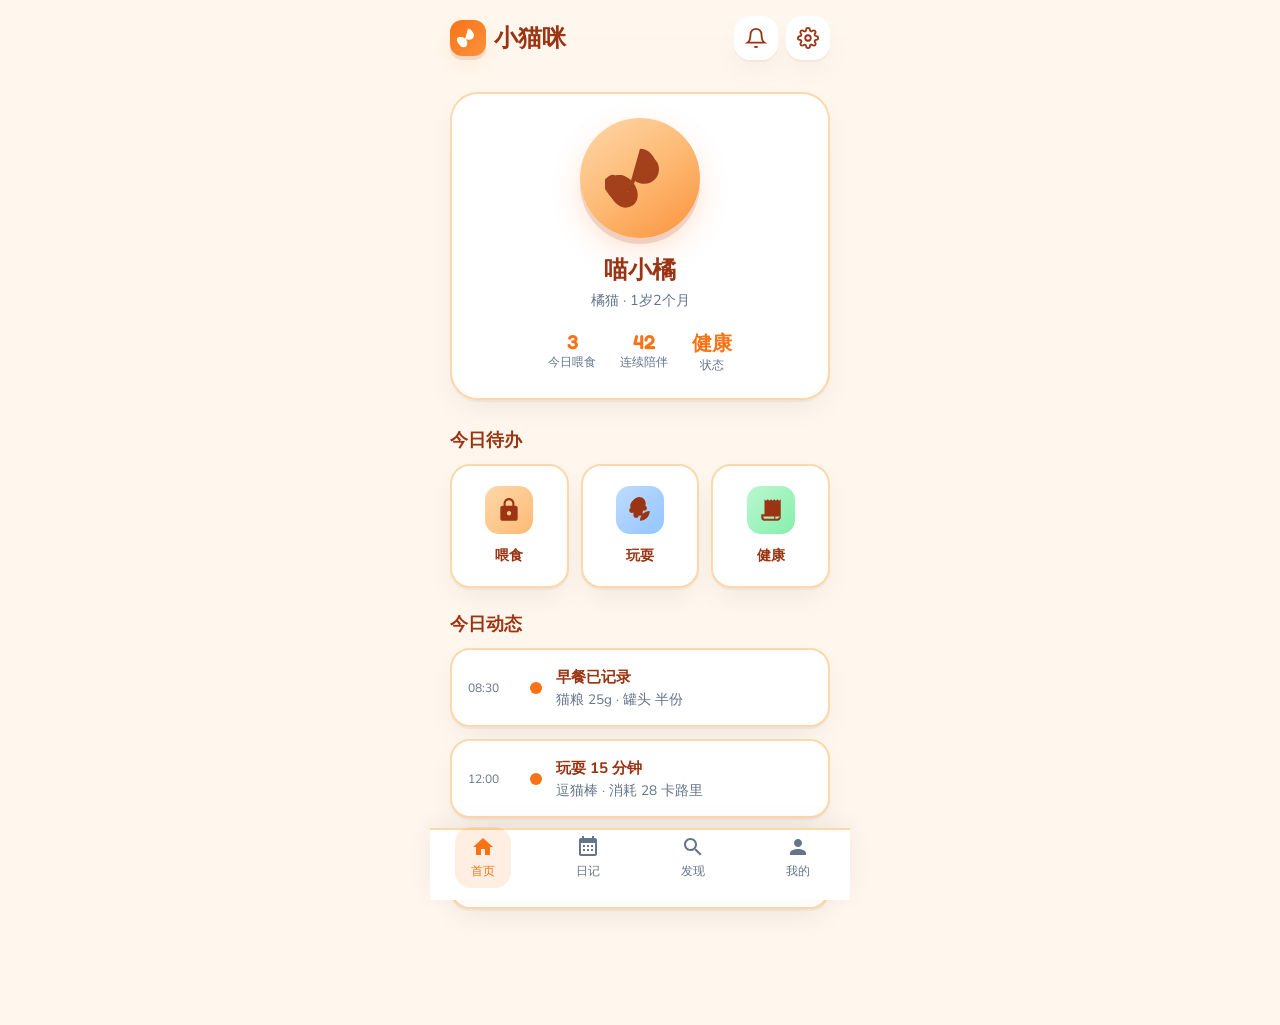
<file: skills/ux-ui-extracted/ui-ux-pro-max-skill-main/preview/xiaomaomi-app.html>
<!DOCTYPE html>
<html lang="zh-CN">
<head>
  <meta charset="UTF-8">
  <meta name="viewport" content="width=device-width, initial-scale=1.0">
  <title>小猫咪 - 萌宠日常</title>
  <link rel="preconnect" href="https://fonts.googleapis.com">
  <link rel="preconnect" href="https://fonts.gstatic.com" crossorigin>
  <link href="https://fonts.googleapis.com/css2?family=Fredoka:wght@400;500;600;700&family=Nunito:wght@300;400;500;600;700&display=swap" rel="stylesheet">
  <style>
    :root {
      /* Pet Tech App 配色 - 来自 UI/UX Pro Max design system */
      --primary: #F97316;
      --primary-on: #0F172A;
      --secondary: #FB923C;
      --accent: #2563EB;
      --accent-on: #FFFFFF;
      --background: #FFF7ED;
      --foreground: #9A3412;
      --card: #FFFFFF;
      --card-foreground: #9A3412;
      --muted: #F1F0F0;
      --muted-foreground: #64748B;
      --border: #FED7AA;
      --destructive: #DC2626;
      --ring: #F97316;
      --radius-outer: 28px;
      --radius-card: 20px;
      --radius-btn: 16px;
      --shadow-clay: 0 4px 0 0 rgba(154, 52, 18, 0.12), 0 8px 24px -4px rgba(249, 115, 22, 0.15);
      --shadow-card: 0 2px 0 0 rgba(154, 52, 18, 0.06), 0 12px 32px -8px rgba(0,0,0,0.08);
    }

    * { box-sizing: border-box; margin: 0; padding: 0; }
    html { font-size: 16px; }
    body {
      font-family: 'Nunito', -apple-system, sans-serif;
      background: var(--background);
      color: var(--foreground);
      min-height: 100vh;
      padding-bottom: 80px;
      -webkit-font-smoothing: antialiased;
    }

    /* Header */
    .header {
      padding: 16px 20px 12px;
      display: flex;
      align-items: center;
      justify-content: space-between;
      background: linear-gradient(180deg, rgba(255,247,237,0.98) 0%, var(--background) 100%);
      position: sticky;
      top: 0;
      z-index: 10;
    }
    .logo {
      font-family: 'Fredoka', sans-serif;
      font-weight: 700;
      font-size: 1.5rem;
      color: var(--foreground);
      display: flex;
      align-items: center;
      gap: 8px;
    }
    .logo-icon {
      width: 36px;
      height: 36px;
      background: linear-gradient(135deg, var(--primary), var(--secondary));
      border-radius: 12px;
      display: flex;
      align-items: center;
      justify-content: center;
      box-shadow: var(--shadow-clay);
    }
    .logo-icon svg {
      width: 22px;
      height: 22px;
      fill: white;
    }
    .header-actions {
      display: flex;
      gap: 8px;
    }
    .icon-btn {
      width: 44px;
      height: 44px;
      border-radius: var(--radius-btn);
      border: none;
      background: var(--card);
      color: var(--foreground);
      cursor: pointer;
      display: flex;
      align-items: center;
      justify-content: center;
      box-shadow: var(--shadow-card);
      transition: transform 0.2s ease, box-shadow 0.2s ease;
    }
    .icon-btn:hover { transform: scale(0.96); }
    .icon-btn:focus-visible { outline: 2px solid var(--ring); outline-offset: 2px; }
    .icon-btn svg { width: 22px; height: 22px; }

    /* Hero - 主猫卡片 */
    .hero {
      padding: 20px;
      margin-bottom: 8px;
    }
    .hero-card {
      background: var(--card);
      border-radius: var(--radius-outer);
      padding: 24px;
      box-shadow: var(--shadow-card);
      border: 2px solid var(--border);
      text-align: center;
    }
    .cat-avatar {
      width: 120px;
      height: 120px;
      margin: 0 auto 16px;
      background: linear-gradient(145deg, #FED7AA 0%, #FDBA74 50%, #FB923C 100%);
      border-radius: 50%;
      display: flex;
      align-items: center;
      justify-content: center;
      box-shadow: 0 6px 0 0 rgba(154, 52, 18, 0.15), 0 12px 32px -4px rgba(249, 115, 22, 0.25);
    }
    .cat-avatar svg {
      width: 70px;
      height: 70px;
      fill: var(--foreground);
      opacity: 0.9;
    }
    .hero-card h1 {
      font-family: 'Fredoka', sans-serif;
      font-size: 1.5rem;
      color: var(--foreground);
      margin-bottom: 4px;
    }
    .hero-card .subtitle {
      font-size: 0.9rem;
      color: var(--muted-foreground);
      margin-bottom: 20px;
    }
    .stats-row {
      display: flex;
      justify-content: center;
      gap: 24px;
    }
    .stat {
      text-align: center;
    }
    .stat-value {
      font-family: 'Fredoka', sans-serif;
      font-weight: 600;
      font-size: 1.25rem;
      color: var(--primary);
    }
    .stat-label {
      font-size: 0.75rem;
      color: var(--muted-foreground);
    }

    /* 快捷操作区 */
    .section-title {
      font-family: 'Fredoka', sans-serif;
      font-size: 1.1rem;
      padding: 0 20px 12px;
      color: var(--foreground);
    }
    .quick-actions {
      padding: 0 20px 24px;
      display: grid;
      grid-template-columns: repeat(3, 1fr);
      gap: 12px;
    }
    .action-card {
      background: var(--card);
      border-radius: var(--radius-card);
      padding: 20px 12px;
      text-align: center;
      box-shadow: var(--shadow-card);
      border: 2px solid var(--border);
      cursor: pointer;
      transition: transform 0.2s ease, box-shadow 0.2s ease;
      text-decoration: none;
      color: inherit;
      display: block;
    }
    .action-card:hover {
      transform: translateY(-2px);
      box-shadow: 0 4px 0 0 rgba(154, 52, 18, 0.08), 0 16px 40px -8px rgba(0,0,0,0.12);
    }
    .action-card:focus-visible { outline: 2px solid var(--ring); outline-offset: 2px; }
    .action-icon {
      width: 48px;
      height: 48px;
      margin: 0 auto 10px;
      border-radius: 14px;
      display: flex;
      align-items: center;
      justify-content: center;
    }
    .action-card:nth-child(1) .action-icon { background: linear-gradient(135deg, #FED7AA, #FDBA74); }
    .action-card:nth-child(2) .action-icon { background: linear-gradient(135deg, #BFDBFE, #93C5FD); }
    .action-card:nth-child(3) .action-icon { background: linear-gradient(135deg, #BBF7D0, #86EFAC); }
    .action-icon svg { width: 26px; height: 26px; fill: var(--foreground); }
    .action-card span {
      font-size: 0.9rem;
      font-weight: 600;
      color: var(--foreground);
    }

    /* 今日动态 */
    .feed-section {
      padding: 0 20px 24px;
    }
    .feed-card {
      background: var(--card);
      border-radius: var(--radius-card);
      padding: 16px;
      margin-bottom: 12px;
      box-shadow: var(--shadow-card);
      border: 2px solid var(--border);
      display: flex;
      align-items: center;
      gap: 14px;
    }
    .feed-time {
      font-size: 0.75rem;
      color: var(--muted-foreground);
      min-width: 48px;
    }
    .feed-dot {
      width: 12px;
      height: 12px;
      border-radius: 50%;
      background: var(--primary);
      flex-shrink: 0;
    }
    .feed-content {
      flex: 1;
    }
    .feed-content strong {
      font-size: 0.95rem;
      color: var(--foreground);
    }
    .feed-content p {
      font-size: 0.85rem;
      color: var(--muted-foreground);
      margin-top: 2px;
    }

    /* 底部导航 */
    .bottom-nav {
      position: fixed;
      bottom: 0;
      left: 0;
      right: 0;
      height: 72px;
      background: var(--card);
      border-top: 2px solid var(--border);
      display: flex;
      justify-content: space-around;
      align-items: center;
      padding: 8px 0 24px;
      box-shadow: 0 -4px 24px rgba(0,0,0,0.06);
    }
    .nav-item {
      display: flex;
      flex-direction: column;
      align-items: center;
      gap: 4px;
      color: var(--muted-foreground);
      text-decoration: none;
      font-size: 0.75rem;
      padding: 8px 16px;
      border-radius: var(--radius-btn);
      transition: color 0.2s, background 0.2s;
    }
    .nav-item:hover, .nav-item.active {
      color: var(--primary);
    }
    .nav-item.active {
      background: rgba(249, 115, 22, 0.12);
    }
    .nav-item svg {
      width: 24px;
      height: 24px;
      fill: currentColor;
    }

    /* 响应式 */
    @media (min-width: 768px) {
      body { max-width: 420px; margin: 0 auto; }
      .bottom-nav { max-width: 420px; left: 50%; transform: translateX(-50%); }
    }
  </style>
</head>
<body>
  <header class="header">
    <div class="logo">
      <div class="logo-icon" aria-hidden="true">
        <svg viewBox="0 0 24 24" xmlns="http://www.w3.org/2000/svg"><path d="M12 2c2.5 0 4 1.5 5 3.5 1 .9 1.5 2.1 1.5 3.5 0 2.8-2.2 5-5 5-1.2 0-2.3-.4-3.2-1-.1.4-.3.8-.5 1.2-.6 1.2-1.5 2.2-2.6 2.8-.3.2-.7.3-1 .5-.4.2-.8.4-1.2.5-.5.2-1 .3-1.5.3-1.7 0-3.2-1.4-3.5-3.1-.1-.5 0-1 .2-1.5.2-.4.5-.7.8-1 .4-.4.8-.7 1.2-1 .5-.3 1-.5 1.5-.6.6-.2 1.2-.2 1.8-.1.5.1 1 .3 1.5.5.4.2.8.4 1.2.7.3.2.6.5.9.8.2.2.4.4.6.7.2.2.3.5.5.7.2.3.3.6.5 1 .2.4.3.8.4 1.2.1.5.1 1 .1 1.5 0 .5-.1 1-.3 1.5-.2.5-.5.9-.8 1.3-.4.4-.9.7-1.4.9-.5.2-1 .4-1.6.4-.5 0-1-.1-1.5-.3-.4-.2-.8-.4-1.2-.7-.3-.2-.6-.5-.9-.8-.2-.2-.4-.5-.6-.7-.2-.3-.4-.5-.6-.8-.2-.2-.4-.5-.6-.7-.2-.2-.4-.5-.5-.7-.2-.2-.3-.5-.5-.7-.1-.2-.3-.4-.4-.6-.1-.2-.2-.4-.3-.6-.1-.2-.2-.4-.2-.6-.1-.2-.1-.4-.2-.6 0-.2-.1-.4-.1-.6 0-.2 0-.4.1-.6.1-.2.2-.4.3-.5.1-.2.3-.3.4-.5.2-.1.3-.3.5-.4.2-.1.3-.3.5-.4.2-.1.4-.2.6-.3.2-.1.4-.1.6-.2.2 0 .4 0 .6.1.2 0 .4.1.6.2.2.1.4.2.5.4.2.1.3.3.5.5.1.2.3.4.4.6.1.2.2.4.3.6.1.2.1.4.2.7.1.2 0 .5.1.7.1.2 0 .5 0 .7-.1.2-.1.5-.2.7-.4.2-.2.4-.4.6-.6.2-.2.3-.5.5-.7.1-.2.3-.5.4-.7.1-.2.2-.5.3-.7.1-.2.1-.5.2-.7 0-.2.1-.5.1-.7 0-.2 0-.5-.1-.7-.1-.2-.2-.4-.4-.6-.2-.2-.4-.3-.6-.5-.2-.1-.4-.2-.7-.3-.2-.1-.5-.1-.7-.1-.2 0-.5.1-.7.2-.2.1-.4.2-.6.4-.2.2-.3.4-.5.6-.1.2-.2.4-.3.6-.1.2-.1.4-.2.6 0 .2 0 .4.1.6.1.2.1.4.2.5.1.2.2.3.3.5.1.2.2.4.3.5.1.2.2.3.3.5.1.2.1.3.2.5.1.2.1.3.2.5.1.2.1.3.1.5 0 .2.1.4.1.5.1.2 0 .3.1.5.1.2.1.3.2.5.2.2.1.3.2.5.2.2.1.3.3.5.3.2.1.3.3.5.3.2.1.3.3.5.3.2.1.3.3.5.3z"/></svg>
      </div>
      小猫咪
    </div>
    <div class="header-actions">
      <button type="button" class="icon-btn" aria-label="通知">
        <svg viewBox="0 0 24 24" fill="none" stroke="currentColor" stroke-width="2"><path d="M18 8A6 6 0 0 0 6 8c0 7-3 9-3 9h18s-3-2-3-9"/><path d="M13.73 21a2 2 0 0 1-3.46 0"/></svg>
      </button>
      <button type="button" class="icon-btn" aria-label="设置">
        <svg viewBox="0 0 24 24" fill="none" stroke="currentColor" stroke-width="2"><circle cx="12" cy="12" r="3"/><path d="M19.4 15a1.65 1.65 0 0 0 .33 1.82l.06.06a2 2 0 0 1 0 2.83 2 2 0 0 1-2.83 0l-.06-.06a1.65 1.65 0 0 0-1.82-.33 1.65 1.65 0 0 0-1 1.51V21a2 2 0 0 1-2 2 2 2 0 0 1-2-2v-.09A1.65 1.65 0 0 0 9 19.4a1.65 1.65 0 0 0-1.82.33l-.06.06a2 2 0 0 1-2.83 0 2 2 0 0 1 0-2.83l.06-.06a1.65 1.65 0 0 0 .33-1.82 1.65 1.65 0 0 0-1.51-1H3a2 2 0 0 1-2-2 2 2 0 0 1 2-2h.09A1.65 1.65 0 0 0 4.6 9a1.65 1.65 0 0 0-.33-1.82l-.06-.06a2 2 0 0 1 0-2.83 2 2 0 0 1 2.83 0l.06.06a1.65 1.65 0 0 0 1.82.33H9a1.65 1.65 0 0 0 1-1.51V3a2 2 0 0 1 2-2 2 2 0 0 1 2 2v.09a1.65 1.65 0 0 0 1 1.51 1.65 1.65 0 0 0 1.82-.33l.06-.06a2 2 0 0 1 2.83 0 2 2 0 0 1 0 2.83l-.06.06a1.65 1.65 0 0 0-.33 1.82V9a1.65 1.65 0 0 0 1.51 1H21a2 2 0 0 1 2 2 2 2 0 0 1-2 2h-.09a1.65 1.65 0 0 0-1.51 1z"/></svg>
      </button>
    </div>
  </header>

  <main>
    <section class="hero">
      <div class="hero-card">
        <div class="cat-avatar" role="img" aria-label="猫咪头像">
          <svg viewBox="0 0 24 24" xmlns="http://www.w3.org/2000/svg"><path d="M12 2c2.5 0 4 1.5 5 3.5 1 .9 1.5 2.1 1.5 3.5 0 2.8-2.2 5-5 5-1.2 0-2.3-.4-3.2-1-.1.4-.3.8-.5 1.2-.6 1.2-1.5 2.2-2.6 2.8-.3.2-.7.3-1 .5-.4.2-.8.4-1.2.5-.5.2-1 .3-1.5.3-1.7 0-3.2-1.4-3.5-3.1-.1-.5 0-1 .2-1.5.2-.4.5-.7.8-1 .4-.4.8-.7 1.2-1 .5-.3 1-.5 1.5-.6.6-.2 1.2-.2 1.8-.1.5.1 1 .3 1.5.5.4.2.8.4 1.2.7.3.2.6.5.9.8.2.2.4.4.6.7.2.2.3.5.5.7.2.3.3.6.5 1 .2.4.3.8.4 1.2.1.5.1 1 .1 1.5 0 .5-.1 1-.3 1.5-.2.5-.5.9-.8 1.3-.4.4-.9.7-1.4.9-.5.2-1 .4-1.6.4-.5 0-1-.1-1.5-.3-.4-.2-.8-.4-1.2-.7-.3-.2-.6-.5-.9-.8-.2-.2-.4-.5-.6-.7-.2-.3-.4-.5-.6-.8-.2-.2-.4-.5-.6-.7-.2-.2-.4-.5-.5-.7-.2-.2-.3-.5-.5-.7-.1-.2-.3-.4-.4-.6-.1-.2-.2-.4-.3-.6-.1-.2-.2-.4-.2-.6-.1-.2-.1-.4-.2-.6 0-.2-.1-.4-.1-.6 0-.2 0-.4.1-.6.1-.2.2-.4.3-.5.1-.2.3-.3.4-.5.2-.1.3-.3.5-.4.2-.1.3-.3.5-.4.2-.1.4-.2.6-.3.2-.1.4-.1.6-.2.2 0 .4 0 .6.1.2 0 .4.1.6.2.2.1.4.2.5.4.2.1.3.3.5.5.1.2.3.4.4.6.1.2.2.4.3.6.1.2.1.4.2.7.1.2 0 .5.1.7.1.2 0 .5 0 .7-.1.2-.1.5-.2.7-.4.2-.2.4-.4.6-.6.2-.2.3-.5.5-.7.1-.2.3-.5.4-.7.1-.2.2-.5.3-.7.1-.2.1-.5.2-.7 0-.2.1-.5.1-.7 0-.2 0-.5-.1-.7-.1-.2-.2-.4-.4-.6-.2-.2-.4-.3-.6-.5-.2-.1-.4-.2-.7-.3-.2-.1-.5-.1-.7-.1-.2 0-.5.1-.7.2-.2.1-.4.2-.6.4-.2.2-.3.4-.5.6-.1.2-.2.4-.3.6-.1.2-.1.4-.2.6 0 .2 0 .4.1.6.1.2.1.4.2.5.1.2.2.3.3.5.1.2.2.4.3.5.1.2.2.3.3.5.1.2.1.3.2.5.1.2.1.3.2.5.1.2.1.3.1.5 0 .2.1.4.1.5.1.2 0 .3.1.5.1.2.1.3.2.5.2.2.1.3.2.5.2.2.1.3.3.5.3.2.1.3.3.5.3.2.1.3.3.5.3.2.1.3.3.5.3z"/></svg>
        </div>
        <h1>喵小橘</h1>
        <p class="subtitle">橘猫 · 1岁2个月</p>
        <div class="stats-row">
          <div class="stat">
            <div class="stat-value">3</div>
            <div class="stat-label">今日喂食</div>
          </div>
          <div class="stat">
            <div class="stat-value">42</div>
            <div class="stat-label">连续陪伴</div>
          </div>
          <div class="stat">
            <div class="stat-value">健康</div>
            <div class="stat-label">状态</div>
          </div>
        </div>
      </div>
    </section>

    <h2 class="section-title">今日待办</h2>
    <div class="quick-actions">
      <a href="#" class="action-card">
        <div class="action-icon">
          <svg viewBox="0 0 24 24" xmlns="http://www.w3.org/2000/svg"><path d="M18 8h-1V6c0-2.76-2.24-5-5-5S7 3.24 7 6v2H6c-1.1 0-2 .9-2 2v10c0 1.1.9 2 2 2h12c1.1 0 2-.9 2-2V10c0-1.1-.9-2-2-2zm-6 9c-1.1 0-2-.9-2-2s.9-2 2-2 2 .9 2 2-.9 2-2 2zm3.1-9H8.9V6c0-1.71 1.39-3.1 3.1-3.1 1.71 0 3.1 1.39 3.1 3.1v2z"/></svg>
        </div>
        <span>喂食</span>
      </a>
      <a href="#" class="action-card">
        <div class="action-icon">
          <svg viewBox="0 0 24 24" xmlns="http://www.w3.org/2000/svg"><path d="M12 22c4.97 0 9-4.03 9-9-4.97 0-9 4.03-9 9zM5.6 10.25c0 1.38 1.12 2.5 2.5 2.5.53 0 1.01-.16 1.42-.44l-.02 2.44c0 1.38 1.12 2.5 2.5 2.5s2.5-1.12 2.5-2.5l-.02-2.44c.4.28.89.44 1.42.44 1.38 0 2.5-1.12 2.5-2.5 0-1-.6-1.86-1.44-2.28.19-.59.31-1.23.31-1.91 0-3.31-2.69-6-6-6S3 4.69 3 8c0 .68.12 1.32.31 1.91C2.6 10.39 2 11.25 2 12.25 2 13.63 3.12 14.75 4.5 14.75c.53 0 1.01-.16 1.42-.44l.02 2.44c0 1.38 1.12 2.5 2.5 2.5s2.5-1.12 2.5-2.5l.02-2.44c.4.28.89.44 1.42.44 1.38 0 2.5-1.12 2.5-2.5 0-1-.6-1.86-1.44-2.28.19-.59.31-1.23.31-1.91 0-3.31-2.69-6-6-6z"/></svg>
        </div>
        <span>玩耍</span>
      </a>
      <a href="#" class="action-card">
        <div class="action-icon">
          <svg viewBox="0 0 24 24" xmlns="http://www.w3.org/2000/svg"><path d="M19.5 3.5L18 2l-1.5 1.5L15 2l-1.5 1.5L12 2l-1.5 1.5L9 2 7.5 3.5 6 2v14H3v3c0 1.66 1.34 3 3 3h12c1.66 0 3-1.34 3-3V2l-1.5 1.5zM15 20H6c-.55 0-1-.45-1-1v-1h10v2zm4-1c0 .55-.45 1-1 1h-2v-2h4v1z"/></svg>
        </div>
        <span>健康</span>
      </a>
    </div>

    <h2 class="section-title">今日动态</h2>
    <section class="feed-section">
      <div class="feed-card">
        <span class="feed-time">08:30</span>
        <span class="feed-dot"></span>
        <div class="feed-content">
          <strong>早餐已记录</strong>
          <p>猫粮 25g · 罐头 半份</p>
        </div>
      </div>
      <div class="feed-card">
        <span class="feed-time">12:00</span>
        <span class="feed-dot"></span>
        <div class="feed-content">
          <strong>玩耍 15 分钟</strong>
          <p>逗猫棒 · 消耗 28 卡路里</p>
        </div>
      </div>
      <div class="feed-card">
        <span class="feed-time">18:00</span>
        <span class="feed-dot"></span>
        <div class="feed-content">
          <strong>晚餐待喂</strong>
          <p>点击记录今日晚餐</p>
        </div>
      </div>
    </section>
  </main>

  <nav class="bottom-nav" aria-label="主导航">
    <a href="#" class="nav-item active" aria-current="page">
      <svg viewBox="0 0 24 24"><path d="M10 20v-6h4v6h5v-8h3L12 3 2 12h3v8z"/></svg>
      首页
    </a>
    <a href="#" class="nav-item">
      <svg viewBox="0 0 24 24"><path d="M19 3h-1V1h-2v2H8V1H6v2H5c-1.11 0-1.99.9-1.99 2L3 19c0 1.1.89 2 2 2h14c1.1 0 2-.9 2-2V5c0-1.1-.9-2-2-2zm0 16H5V8h14v11zM9 10H7v2h2v-2zm4 0h-2v2h2v-2zm4 0h-2v2h2v-2zm-8 4H7v2h2v-2zm4 0h-2v2h2v-2zm4 0h-2v2h2v-2z"/></svg>
      日记
    </a>
    <a href="#" class="nav-item">
      <svg viewBox="0 0 24 24"><path d="M15.5 14h-.79l-.28-.27C15.41 12.59 16 11.11 16 9.5 16 5.91 13.09 3 9.5 3S3 5.91 3 9.5 5.91 16 9.5 16c1.61 0 3.09-.59 4.23-1.57l.27.28v.79l5 4.99L20.49 19l-4.99-5zm-6 0C7.01 14 5 11.99 5 9.5S7.01 5 9.5 5 14 7.01 14 9.5 11.99 14 9.5 14z"/></svg>
      发现
    </a>
    <a href="#" class="nav-item">
      <svg viewBox="0 0 24 24"><path d="M12 12c2.21 0 4-1.79 4-4s-1.79-4-4-4-4 1.79-4 4 1.79 4 4 4zm0 2c-2.67 0-8 1.34-8 4v2h16v-2c0-2.66-5.33-4-8-4z"/></svg>
      我的
    </a>
  </nav>
</body>
</html>
</file>
